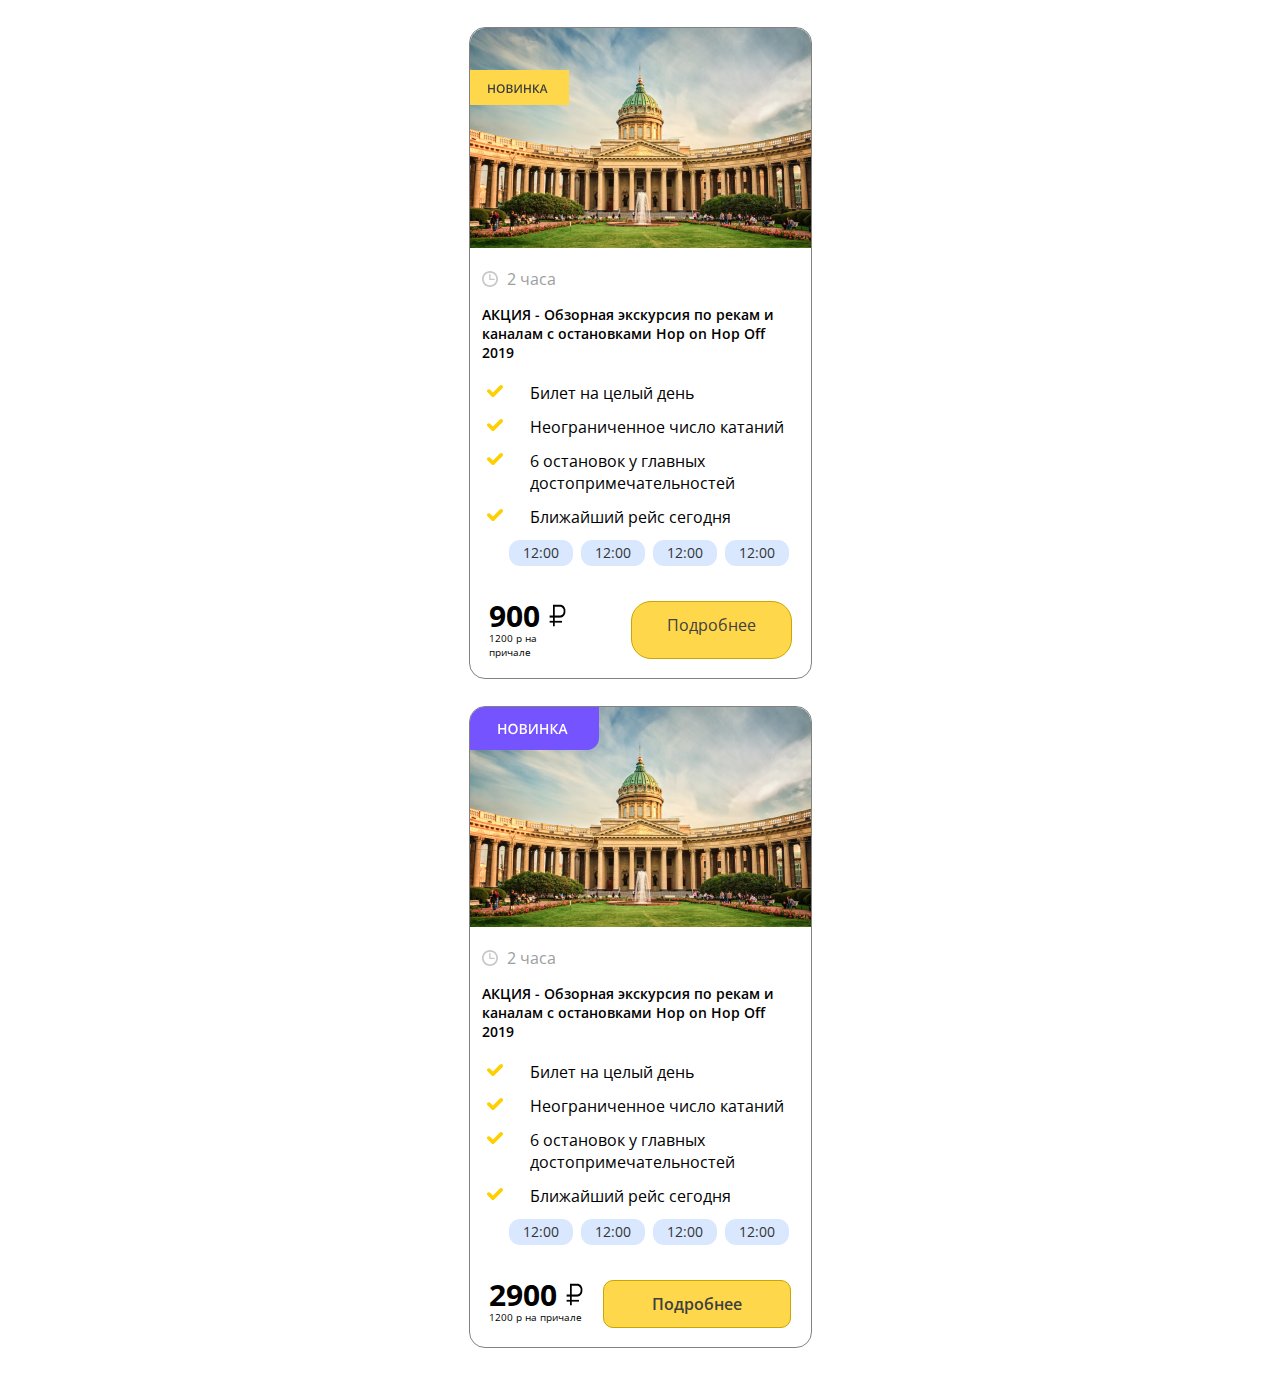
<file: 1/index.html>
<!DOCTYPE html>
<html lang="en">
<head>
    <meta charset="UTF-8">
    <meta http-equiv="X-UA-Compatible" content="IE=edge">
    <meta name="viewport" content="width=device-width, initial-scale=1.0">
    <link rel="stylesheet" href="css/style.css">
    <link rel="preconnect" href="https://fonts.googleapis.com">
    <link rel="preconnect" href="https://fonts.gstatic.com" crossorigin>
    <link href="https://fonts.googleapis.com/css2?family=Open+Sans:wght@400;600&display=swap" rel="stylesheet"> 
    <link rel="icon" type="image/x-icon" href="img/icon.png">
    
    <title>Excursion ST</title>
</head>
<body>
    <main id="main">
        <section class="card-first">
            <div class="img-card">
                <div class="first-img"><img src="./img/sankt-peterburg.png" alt="Санкт-Петербург" title="Санкт-Петербург"></div>
                <div class="new"><a class="button-yellow" href="#"><img src="./img/new.svg" alt="Новинка"></a></div>    
            </div>

            <div class="text-card">
                <div class="clock">     
                    <img class="img-clock" src="./img/clock.svg" alt="Часы">
                    <p class="text-clock">2 часа</p>
                </div>
                <div>
                    <h3>АКЦИЯ - Обзорная экскурсия по рекам и каналам  с остановками Hop on Hop Off 2019</h3>
                    <ul>
                        <li>Билет на целый день</li>
                        <li>Неограниченное число катаний</li>
                        <li>6 остановок у главных достопримечательностей</li>
                        <li>Ближайший рейс сегодня</li>
                    </ul>
                    <div class="clocks-container">
                        <a class="clocks" href="#">12:00</a>
                        <a class="clocks" href="#">12:00</a>
                        <a class="clocks" href="#">12:00</a>
                        <a class="clocks" href="#">12:00</a>
                    </div>
                </div>
            </div>

            <div class="btn-price">
                <div class="price">
                    <h2>900 <img src="./img/ruble-currency-sign.jpg" alt="Рубль"></h2>
                    <p>1200 p на причале</p>
                </div>
                <div class="btn">
                    <a href="#">Подробнее</a>
                </div>
            </div>
        </section>

        <section class="card-second">
            <div class="img-card">
                <div class="second-img">
                    <div class="new-two">
                        <a class="button-violet" href="#"><img src="./img/new-two.svg" alt="Новинка"></a>
                    </div>
                    <img src="./img/sankt-peterburg.png" alt="Санкт-Петербург" title="Санкт-Петербург">
                </div>
            </div>

            <div class="text-card">
                <div class="clock">     
                    <img class="img-clock" src="./img/clock.svg" alt="Часы">
                    <p class="text-clock">2 часа</p>
                </div>
                <div>
                    <h3>АКЦИЯ - Обзорная экскурсия по рекам и каналам  с остановками Hop on Hop Off 2019</h3>
                    <ul>
                        <li>Билет на целый день</li>
                        <li>Неограниченное число катаний</li>
                        <li>6 остановок у главных достопримечательностей</li>
                        <li>Ближайший рейс сегодня</li>
                    </ul>
                    <div class="clocks-container">
                        <a class="clocks" href="#">12:00</a>
                        <a class="clocks" href="#">12:00</a>
                        <a class="clocks" href="#">12:00</a>
                        <a class="clocks" href="#">12:00</a>
                    </div>
                </div>
            </div>

            <div class="btn-price">
                <div class="price">
                    <h2>2900 <img src="./img/ruble-currency-sign.jpg" alt="Рубль"></h2>
                    <p>1200 p на причале</p>
                </div>
                <div class="btn-two">
                    <a href="#">Подробнее</a>
                </div>
            </div>
        </section>
    </main>   
    <script src="./script.js"></script>
</body>
</html>
</file>
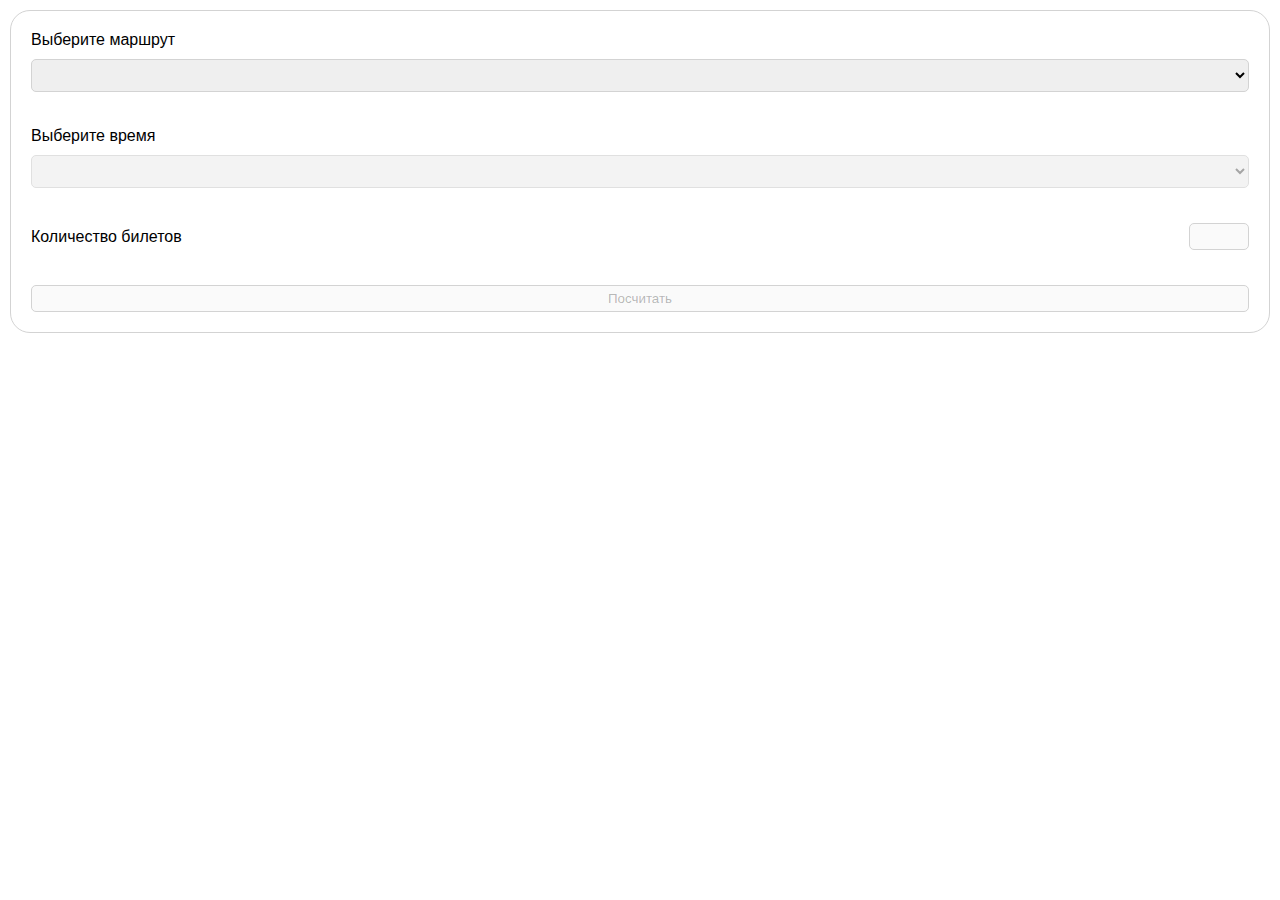
<file: 2.2/index.html>
<!DOCTYPE html>
<html lang="en">
<head>
    <meta charset="utf-8">
    <meta name="viewport" content="width=device-width, initial-scale=1, maximum-scale=1">
    <link href="./style.css" rel="stylesheet">
    <title>2.2 Время из A в B</title>
    <script src="./script.js" defer></script>
</head>
<body>
    <main>
        <label for="route">Выберите маршрут</label>
        <select name="route" id="route">
            <option value=""></option>
            <option value="из A в B">из A в B</option>
            <option value="из B в A">из B в A</option>
            <option value="из A в B и обратно в А">из A в B и обратно в А</option>
        </select>
        <label for="time">Выберите время</label>
        <select name="time" id="time" disabled>
        </select>   
        <div id="back-time-container" style="display: none;">
            <label for="back-time">Выберите обратное время</label>
            <select name="back-time" id="back-time">
            </select>
        </div>
        <div class="num">
            <label for="num">Количество билетов</label>
            <input id="num" disabled>
        </div>
        <button disabled>Посчитать</button>
    </main>
    <div id="output"></div>
</body>
</html>
</file>
<file: 1/css/style.css>
* {
    margin: 0;
    padding: 0;
}

body {
    font-family: 'Open Sans', sans-serif;
}

section {
    max-width: 375px;
    width: 341px;
    margin: 27px auto;
    border: 0.3px solid #828282;
    border-radius: 16px;
}

.new {
    position: absolute;
    top: 70px;
}
.new-two {
    position: absolute;
}
.clock {
    display: flex;
}

ul {
    /* list-style-type: none; */
    margin-bottom: 12px;
    margin-left: 20px;
    list-style-position: outside;
    list-style-image: url(../img/check-mark.svg)
}
 
li {
    margin-bottom: 12px;
    margin-left: 20px;
    padding-left: 20px;
}


.clocks {
    text-decoration: none;
    background: #D9E8FF;
    border-radius: 11px;
    padding: 6px 14px 6px 14px;
    display: inline-block;
    color: #343434;
    margin-right: 4px;
    font-size: 14px;
    line-height: 1em;
}

.clock {
    margin: 15px 0 0 12px;
}

.text-clock {
    color: #9E9E9E;
    margin-left: 9px;
}

h3 {
    font-size: 14px;
    width: 317px;
    margin: 15px 12px 20px 12px ;
    font-weight: 600;
}

.clocks-container {
    margin-left: 39px;
}

.btn-price {
    margin: 35px 19px 19px 19px;
    display: flex;
}

h2 {
    font-size: 30px;
    line-height: 1em;
}

.price p {
    font-size: 10px;
}

.btn {
    background: #FED74B;
    border: 0.5px solid #CBA500;
    border-radius: 20px;
    padding: 12px 35px;
    margin-left: 50px;
}

.btn-two {
    background: #FED74B;
    border: 0.5px solid #CBA500;
    border-radius: 10px;
    margin-left: 19px;
    padding: 12px 48px;
}

.btn a {
    text-decoration: none;
    color: #404040;
}

.btn-two a {
    text-decoration: none;
    color: #404040;
    font-weight: 600;
}
</file>
<file: 2.2/style.css>
* {
    box-sizing: border-box;
}

body {
    margin: 0 auto;
    padding: 10px;
    font-family: 'Open Sans', sans-serif;
    font-style: normal;
    display: flex;
    flex-direction: column;
    gap: 20px;
}
main {
    display: flex;
    flex-direction: column;
    
    gap: 10px;
    padding: 20px;
    border: 1px solid lightgrey;
    border-radius: 20px;
}
select,
input,
button {
    padding: 5px 10px;
    border: 1px solid lightgray;
    border-radius: 5px;
}
select {
    min-width: 300px;
    margin: 0 0 25px;
    font-size: 17px;
    font-weight: 200;
    outline: none;
}
#back-time-container {
    display: flex;
    flex-direction: column;
}
.num {
    display: flex;
    justify-content: space-between;
    align-items: center;
    margin: 0 0 25px;
}
input {
    width: 60px;
    outline: none;
}
</file>
